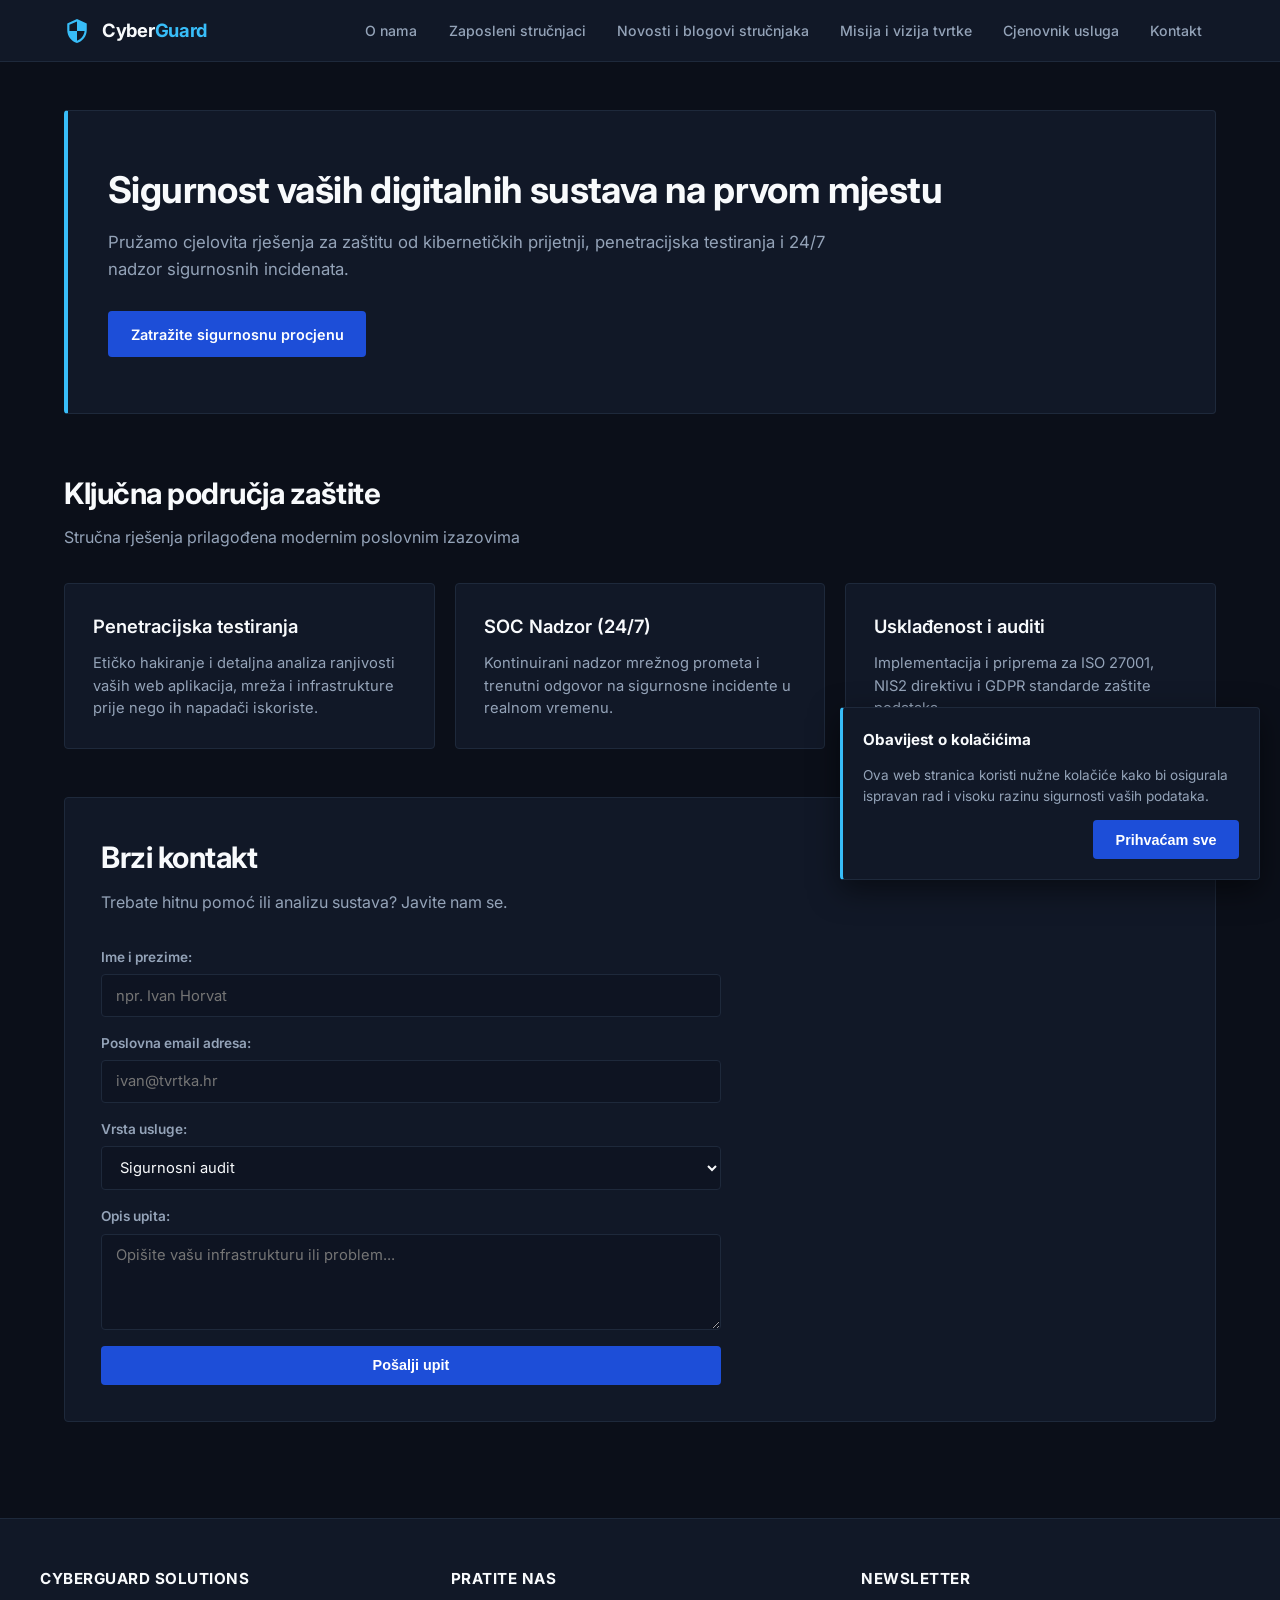
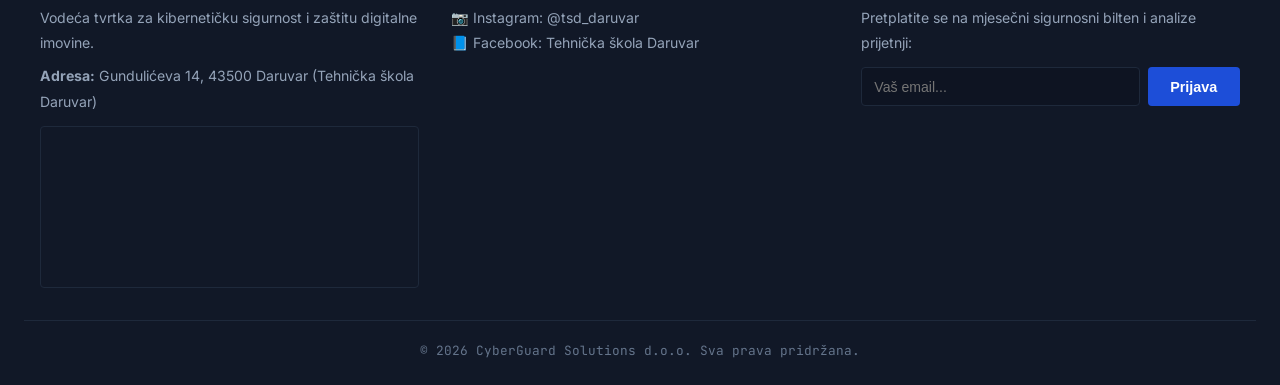
<file: index.html>
<!DOCTYPE html>
<html lang="hr">
<head>
  <meta charset="UTF-8">
  <meta name="viewport" content="width=device-width, initial-scale=1.0">
  <title>CyberGuard Solutions | Informacijska Sigurnost</title>
  <link rel="stylesheet" href="css/style.css">
</head>
<body>

  <!-- Zaglavlje s logotipom i navigacijom -->
  <header>
    <div class="header-container">
      <a href="index.html" class="logo-link">
        <svg viewBox="0 0 24 24">
          <path d="M12 1L3 5v6c0 5.55 3.84 10.74 9 12 5.16-1.26 9-6.45 9-12V5l-9-4zm0 10.99h7c-.53 4.12-3.28 7.79-7 8.94V12H5V6.3l7-3.11v8.8z"/>
        </svg>
        <span>Cyber<span class="logo-highlight">Guard</span></span>
      </a>
      <nav>
        <ul>
          <li><a href="o-nama.html">O nama</a></li>
          <li><a href="strucnjaci.html">Zaposleni stručnjaci</a></li>
          <li><a href="novosti.html">Novosti i blogovi stručnjaka</a></li>
          <li><a href="misija-vizija.html">Misija i vizija tvrtke</a></li>
          <li><a href="cjenik.html">Cjenovnik usluga</a></li>
          <li><a href="kontakt.html">Kontakt</a></li>
        </ul>
      </nav>
    </div>
  </header>

  <main>
    <!-- Hero sekcija -->
    <section class="hero">
      <h1>Sigurnost vaših digitalnih sustava na prvom mjestu</h1>
      <p>Pružamo cjelovita rješenja za zaštitu od kibernetičkih prijetnji, penetracijska testiranja i 24/7 nadzor sigurnosnih incidenata.</p>
      <a href="kontakt.html" class="btn">Zatražite sigurnosnu procjenu</a>
    </section>

    <!-- Sažetak ključnih područja -->
    <h2 class="section-title">Ključna područja zaštite</h2>
    <p class="section-subtitle">Stručna rješenja prilagođena modernim poslovnim izazovima</p>

    <div class="grid-container">
      <div class="card">
        <h3>Penetracijska testiranja</h3>
        <p>Etičko hakiranje i detaljna analiza ranjivosti vaših web aplikacija, mreža i infrastrukture prije nego ih napadači iskoriste.</p>
      </div>
      <div class="card">
        <h3>SOC Nadzor (24/7)</h3>
        <p>Kontinuirani nadzor mrežnog prometa i trenutni odgovor na sigurnosne incidente u realnom vremenu.</p>
      </div>
      <div class="card">
        <h3>Usklađenost i auditi</h3>
        <p>Implementacija i priprema za ISO 27001, NIS2 direktivu i GDPR standarde zaštite podataka.</p>
      </div>
    </div>

    <!-- Funkcionalna kontakt forma prije podnožja -->
    <section class="form-section">
      <h2 class="section-title">Brzi kontakt</h2>
      <p class="section-subtitle">Trebate hitnu pomoć ili analizu sustava? Javite nam se.</p>
      <form class="contact-form">
        <div class="form-group">
          <label for="name">Ime i prezime:</label>
          <input type="text" id="name" name="name" required placeholder="npr. Ivan Horvat">
        </div>
        <div class="form-group">
          <label for="email">Poslovna email adresa:</label>
          <input type="email" id="email" name="email" required placeholder="ivan@tvrtka.hr">
        </div>
        <div class="form-group">
          <label for="service">Vrsta usluge:</label>
          <select id="service" name="service">
            <option value="audit">Sigurnosni audit</option>
            <option value="pentest">Penetracijsko testiranje</option>
            <option value="soc">24/7 Nadzor</option>
            <option value="drugo">Ostali upiti</option>
          </select>
        </div>
        <div class="form-group">
          <label for="message">Opis upita:</label>
          <textarea id="message" name="message" rows="4" required placeholder="Opišite vašu infrastrukturu ili problem..."></textarea>
        </div>
        <button type="submit" class="btn">Pošalji upit</button>
      </form>
    </section>
  </main>

  <!-- Podnožje -->
    <!-- Podnožje -->
  <footer>
    <div class="footer-container">
      <div class="footer-col">
        <h4>CyberGuard Solutions</h4>
        <p>Vodeća tvrtka za kibernetičku sigurnost i zaštitu digitalne imovine.</p>
        <p style="margin-top: 0.5rem;">
          <strong>Adresa:</strong> Gundulićeva 14, 43500 Daruvar (Tehnička škola Daruvar)
        </p>
        <div class="footer-map-container">
          <iframe src="https://www.google.com/maps/embed?pb=!1m18!1m12!1m3!1d2791.671725464257!2d17.21841251270514!3d45.597143570955886!2m3!1f0!2f0!3f0!3m2!1i1024!2i768!4f13.1!3m3!1m2!1s0x476798b3c16f69d3%3A0x9ad0d9698a09a02!2sTehni%C4%8Dka%20%C5%A1kola%20Daruvar!5e0!3m2!1shr!2shr!4v1789415130025!5m2!1shr!2shr" style="border:0;" allowfullscreen="" loading="lazy" referrerpolicy="strict-origin-when-cross-origin"></iframe>
        </div>
      </div>

      <div class="footer-col">
        <h4>Pratite nas</h4>
        <p>
          <a href="https://www.instagram.com/tsd_daruvar/" target="_blank" rel="noopener noreferrer">
            📷 Instagram: @tsd_daruvar
          </a>
        </p>
        <p>
          <a href="https://www.facebook.com/tsdaruvar/" target="_blank" rel="noopener noreferrer">
            📘 Facebook: Tehnička škola Daruvar
          </a>
        </p>
      </div>

      <div class="footer-col">
        <h4>Newsletter</h4>
        <p>Pretplatite se na mjesečni sigurnosni bilten i analize prijetnji:</p>
        <form action="https://formspree.io/f/mnpqeynq" class="newsletter-form">
          <input type="email" placeholder="Vaš email..." required>
          <button type="submit" class="btn">Prijava</button>
        </form>
      </div>
    </div>
    <div class="footer-bottom">
      <p>&copy; 2026 CyberGuard Solutions d.o.o. Sva prava pridržana.</p>
    </div>
  </footer>


  <!-- Obvezni kolačići -->
  <aside id="cookie-banner" class="cookie-banner">
    <h4>Obavijest o kolačićima</h4>
    <p>Ova web stranica koristi nužne kolačiće kako bi osigurala ispravan rad i visoku razinu sigurnosti vaših podataka.</p>
    <div class="cookie-actions">
      <button id="accept-cookies" class="btn">Prihvaćam sve</button>
    </div>
  </aside>

  <script src="js/script.js"></script>
</body>
</html>
</file>
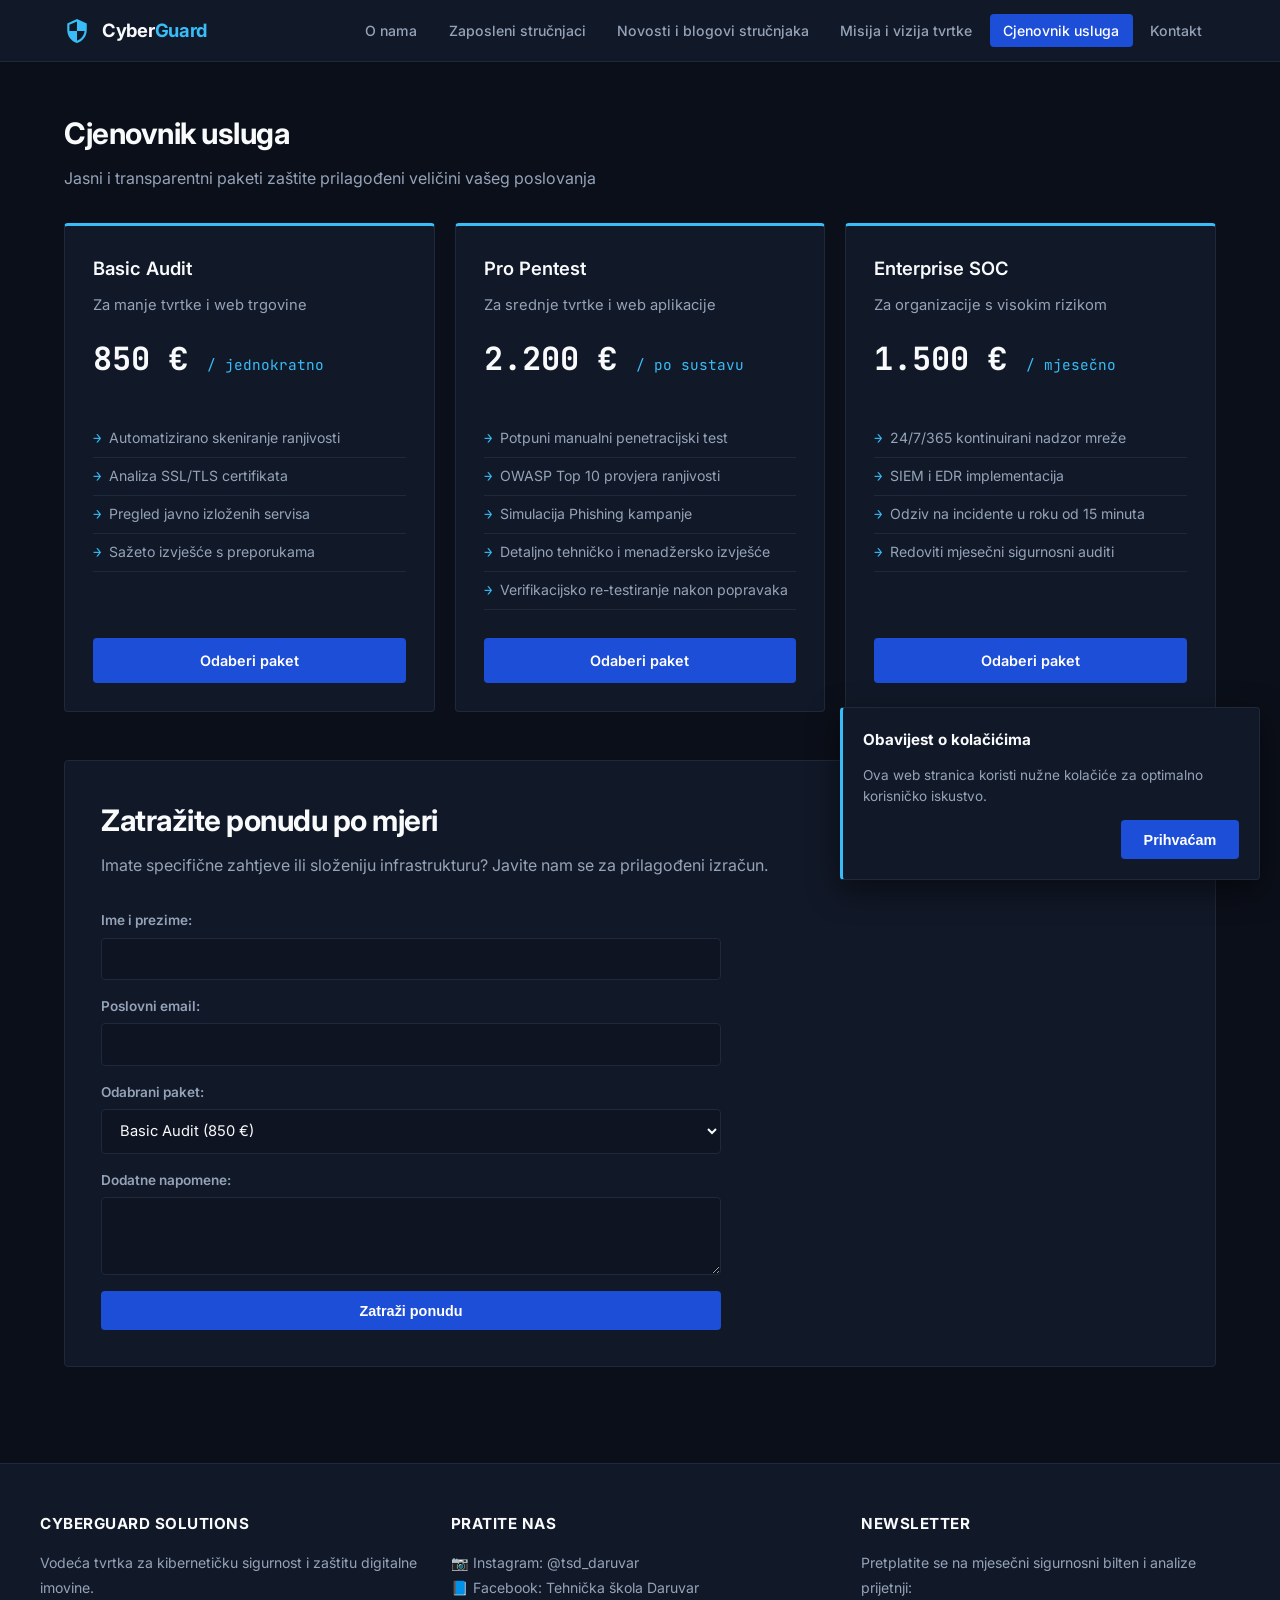
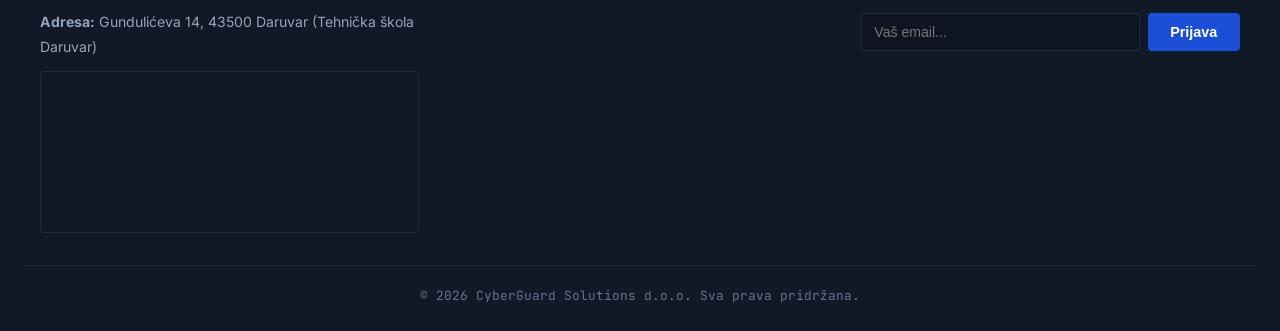
<file: cjenik.html>
<!DOCTYPE html>
<html lang="hr">
<head>
  <meta charset="UTF-8">
  <meta name="viewport" content="width=device-width, initial-scale=1.0">
  <title>Cjenovnik usluga | CyberGuard Solutions</title>
  <link rel="stylesheet" href="css/style.css">
</head>
<body>

  <header>
    <div class="header-container">
      <a href="index.html" class="logo-link">
        <svg viewBox="0 0 24 24"><path d="M12 1L3 5v6c0 5.55 3.84 10.74 9 12 5.16-1.26 9-6.45 9-12V5l-9-4zm0 10.99h7c-.53 4.12-3.28 7.79-7 8.94V12H5V6.3l7-3.11v8.8z"/></svg>
        <span>Cyber<span class="logo-highlight">Guard</span></span>
      </a>
      <nav>
        <ul>
          <li><a href="o-nama.html">O nama</a></li>
          <li><a href="strucnjaci.html">Zaposleni stručnjaci</a></li>
          <li><a href="novosti.html">Novosti i blogovi stručnjaka</a></li>
          <li><a href="misija-vizija.html">Misija i vizija tvrtke</a></li>
          <li><a href="cjenik.html" class="active">Cjenovnik usluga</a></li>
          <li><a href="kontakt.html">Kontakt</a></li>
        </ul>
      </nav>
    </div>
  </header>

  <main>
    <h1 class="section-title">Cjenovnik usluga</h1>
    <p class="section-subtitle">Jasni i transparentni paketi zaštite prilagođeni veličini vašeg poslovanja</p>

    <div class="grid-container">
      <!-- Paket 1 -->
      <div class="card price-card">
        <h3>Basic Audit</h3>
        <p>Za manje tvrtke i web trgovine</p>
        <div class="price-tag">850 € <small style="font-size: 0.9rem; font-weight: normal;">/ jednokratno</small></div>
        <ul>
          <li>Automatizirano skeniranje ranjivosti</li>
          <li>Analiza SSL/TLS certifikata</li>
          <li>Pregled javno izloženih servisa</li>
          <li>Sažeto izvješće s preporukama</li>
        </ul>
        <a href="kontakt.html" class="btn">Odaberi paket</a>
      </div>

      <!-- Paket 2 -->
      <div class="card price-card">
        <h3>Pro Pentest</h3>
        <p>Za srednje tvrtke i web aplikacije</p>
        <div class="price-tag">2.200 € <small style="font-size: 0.9rem; font-weight: normal;">/ po sustavu</small></div>
        <ul>
          <li>Potpuni manualni penetracijski test</li>
          <li>OWASP Top 10 provjera ranjivosti</li>
          <li>Simulacija Phishing kampanje</li>
          <li>Detaljno tehničko i menadžersko izvješće</li>
          <li>Verifikacijsko re-testiranje nakon popravaka</li>
        </ul>
        <a href="kontakt.html" class="btn">Odaberi paket</a>
      </div>

      <!-- Paket 3 -->
      <div class="card price-card">
        <h3>Enterprise SOC</h3>
        <p>Za organizacije s visokim rizikom</p>
        <div class="price-tag">1.500 € <small style="font-size: 0.9rem; font-weight: normal;">/ mjesečno</small></div>
        <ul>
          <li>24/7/365 kontinuirani nadzor mreže</li>
          <li>SIEM i EDR implementacija</li>
          <li>Odziv na incidente u roku od 15 minuta</li>
          <li>Redoviti mjesečni sigurnosni auditi</li>
        </ul>
        <a href="kontakt.html" class="btn">Odaberi paket</a>
      </div>
    </div>

    <!-- Kontakt forma prije podnožja -->
    <section class="form-section">
      <h2 class="section-title">Zatražite ponudu po mjeri</h2>
      <p class="section-subtitle">Imate specifične zahtjeve ili složeniju infrastrukturu? Javite nam se za prilagođeni izračun.</p>
      <form class="contact-form">
        <div class="form-group">
          <label for="name">Ime i prezime:</label>
          <input type="text" id="name" required>
        </div>
        <div class="form-group">
          <label for="email">Poslovni email:</label>
          <input type="email" id="email" required>
        </div>
        <div class="form-group">
          <label for="package">Odabrani paket:</label>
          <select id="package">
            <option value="basic">Basic Audit (850 €)</option>
            <option value="pro">Pro Pentest (2.200 €)</option>
            <option value="enterprise">Enterprise SOC (1.500 €/mj)</option>
            <option value="custom">Prilagođeni paket</option>
          </select>
        </div>
        <div class="form-group">
          <label for="message">Dodatne napomene:</label>
          <textarea id="message" rows="3"></textarea>
        </div>
        <button type="submit" class="btn">Zatraži ponudu</button>
      </form>
    </section>
  </main>

    <!-- Podnožje -->
  <footer>
    <div class="footer-container">
      <div class="footer-col">
        <h4>CyberGuard Solutions</h4>
        <p>Vodeća tvrtka za kibernetičku sigurnost i zaštitu digitalne imovine.</p>
        <p style="margin-top: 0.5rem;">
          <strong>Adresa:</strong> Gundulićeva 14, 43500 Daruvar (Tehnička škola Daruvar)
        </p>
        <div class="footer-map-container">
          <iframe src="https://www.google.com/maps/embed?pb=!1m18!1m12!1m3!1d2791.671725464257!2d17.21841251270514!3d45.597143570955886!2m3!1f0!2f0!3f0!3m2!1i1024!2i768!4f13.1!3m3!1m2!1s0x476798b3c16f69d3%3A0x9ad0d9698a09a02!2sTehni%C4%8Dka%20%C5%A1kola%20Daruvar!5e0!3m2!1shr!2shr!4v1789415130025!5m2!1shr!2shr" style="border:0;" allowfullscreen="" loading="lazy" referrerpolicy="strict-origin-when-cross-origin"></iframe>
        </div>
      </div>

      <div class="footer-col">
        <h4>Pratite nas</h4>
        <p>
          <a href="https://www.instagram.com/tsd_daruvar/" target="_blank" rel="noopener noreferrer">
            📷 Instagram: @tsd_daruvar
          </a>
        </p>
        <p>
          <a href="https://www.facebook.com/tsdaruvar/" target="_blank" rel="noopener noreferrer">
            📘 Facebook: Tehnička škola Daruvar
          </a>
        </p>
      </div>

      <div class="footer-col">
        <h4>Newsletter</h4>
        <p>Pretplatite se na mjesečni sigurnosni bilten i analize prijetnji:</p>
        <form class="newsletter-form">
          <input type="email" placeholder="Vaš email..." required>
          <button type="submit" class="btn">Prijava</button>
        </form>
      </div>
    </div>
    <div class="footer-bottom">
      <p>&copy; 2026 CyberGuard Solutions d.o.o. Sva prava pridržana.</p>
    </div>
  </footer>


  <aside id="cookie-banner" class="cookie-banner">
    <h4>Obavijest o kolačićima</h4>
    <p>Ova web stranica koristi nužne kolačiće za optimalno korisničko iskustvo.</p>
    <div class="cookie-actions">
      <button id="accept-cookies" class="btn">Prihvaćam</button>
    </div>
  </aside>

  <script src="js/script.js"></script>
</body>
</html>
</file>
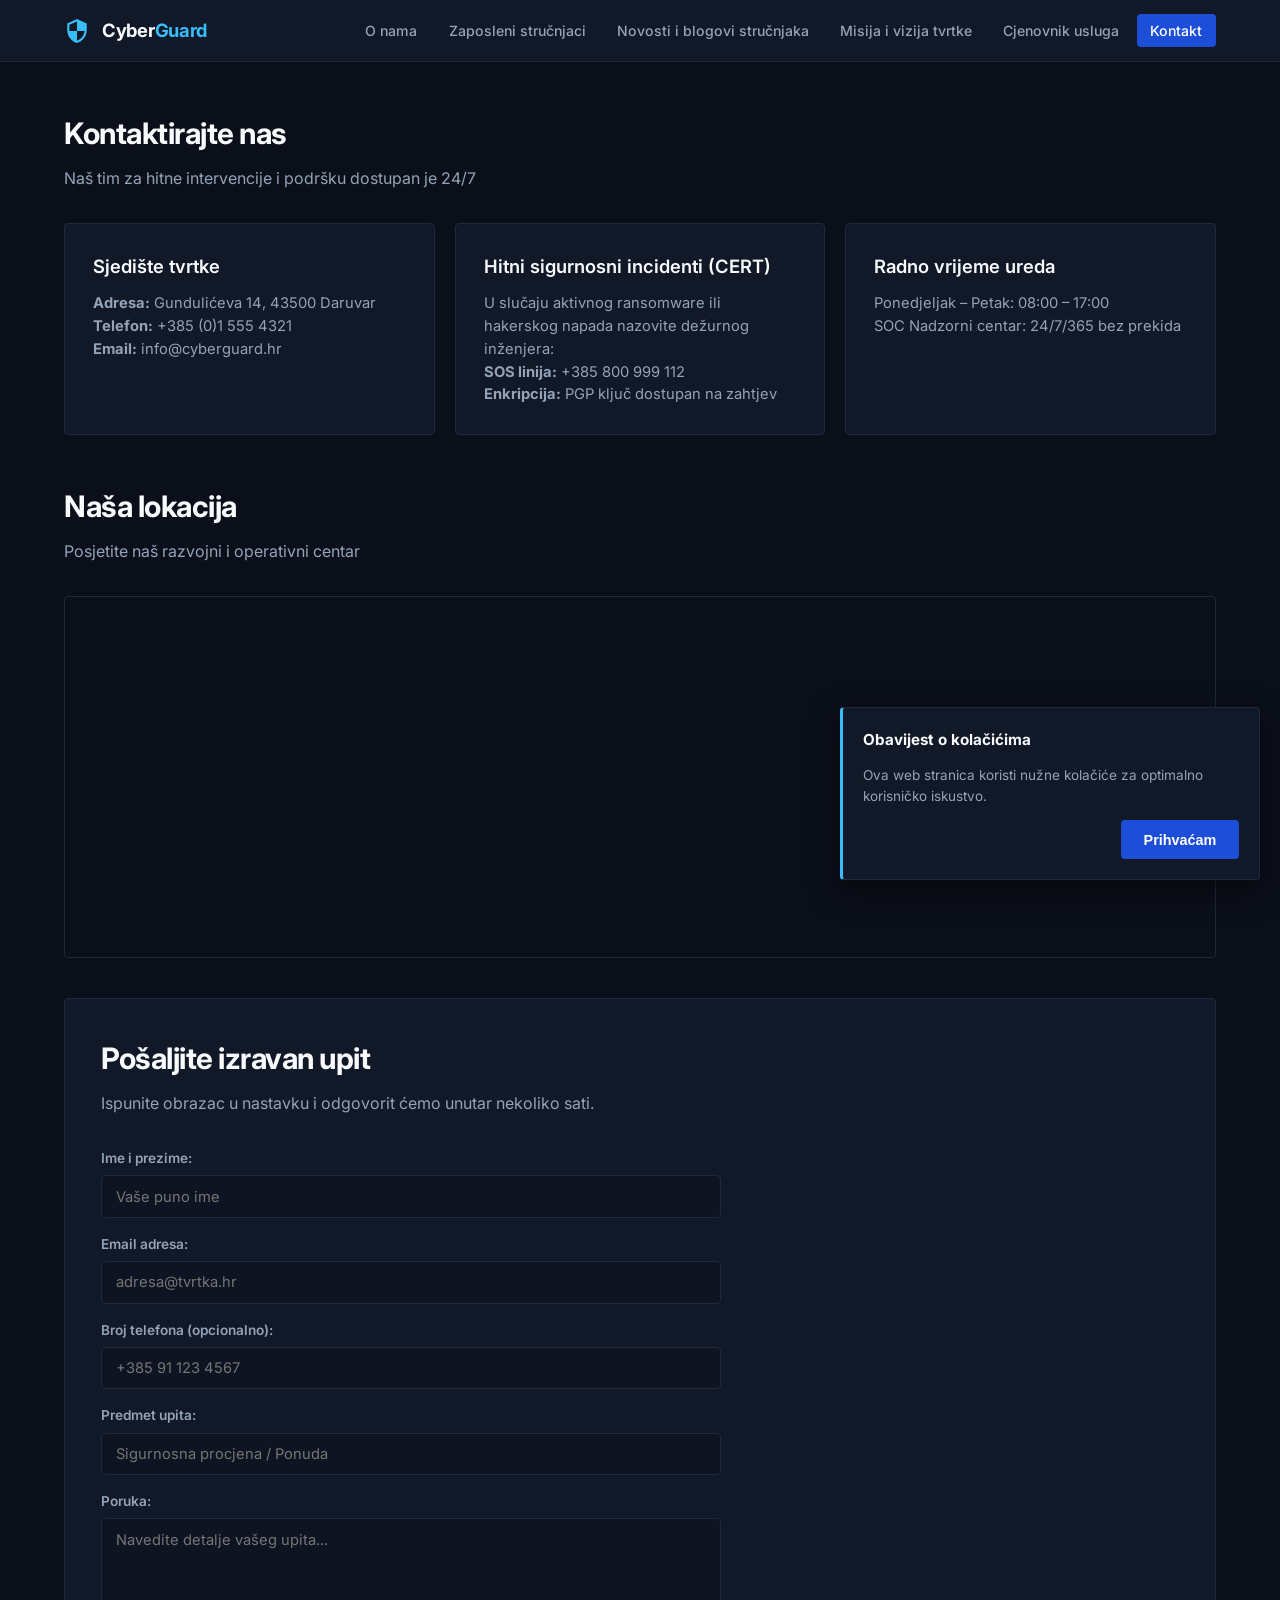
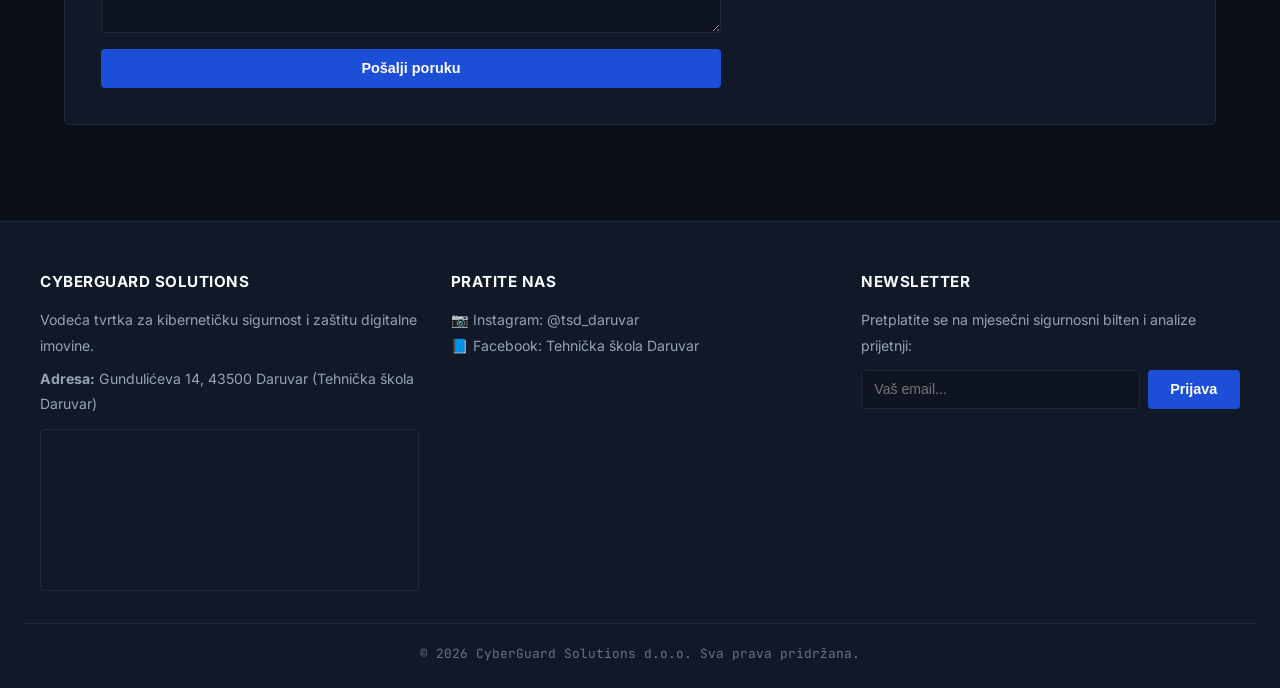
<file: kontakt.html>
<!DOCTYPE html>
<html lang="hr">
<head>
  <meta charset="UTF-8">
  <meta name="viewport" content="width=device-width, initial-scale=1.0">
  <title>Kontakt | CyberGuard Solutions</title>
  <link rel="stylesheet" href="css/style.css">
</head>
<body>

  <header>
    <div class="header-container">
      <a href="index.html" class="logo-link">
        <svg viewBox="0 0 24 24"><path d="M12 1L3 5v6c0 5.55 3.84 10.74 9 12 5.16-1.26 9-6.45 9-12V5l-9-4zm0 10.99h7c-.53 4.12-3.28 7.79-7 8.94V12H5V6.3l7-3.11v8.8z"/></svg>
        <span>Cyber<span class="logo-highlight">Guard</span></span>
      </a>
      <nav>
        <ul>
          <li><a href="o-nama.html">O nama</a></li>
          <li><a href="strucnjaci.html">Zaposleni stručnjaci</a></li>
          <li><a href="novosti.html">Novosti i blogovi stručnjaka</a></li>
          <li><a href="misija-vizija.html">Misija i vizija tvrtke</a></li>
          <li><a href="cjenik.html">Cjenovnik usluga</a></li>
          <li><a href="kontakt.html" class="active">Kontakt</a></li>
        </ul>
      </nav>
    </div>
  </header>

  <main>
    <h1 class="section-title">Kontaktirajte nas</h1>
    <p class="section-subtitle">Naš tim za hitne intervencije i podršku dostupan je 24/7</p>

    <div class="grid-container">
      <div class="card">
        <h3>Sjedište tvrtke</h3>
        <p><strong>Adresa:</strong> Gundulićeva 14, 43500 Daruvar</p>
        <p><strong>Telefon:</strong> +385 (0)1 555 4321</p>
        <p><strong>Email:</strong> info@cyberguard.hr</p>
      </div>

      <div class="card">
        <h3>Hitni sigurnosni incidenti (CERT)</h3>
        <p>U slučaju aktivnog ransomware ili hakerskog napada nazovite dežurnog inženjera:</p>
        <p><strong>SOS linija:</strong> +385 800 999 112</p>
        <p><strong>Enkripcija:</strong> PGP ključ dostupan na zahtjev</p>
      </div>

      <div class="card">
        <h3>Radno vrijeme ureda</h3>
        <p>Ponedjeljak – Petak: 08:00 – 17:00</p>
        <p>SOC Nadzorni centar: 24/7/365 bez prekida</p>
      </div>
    </div>

        <!-- Karta lokacije na stranici za kontakt -->
    <section style="margin-bottom: 2.5rem;">
      <h2 class="section-title">Naša lokacija</h2>
      <p class="section-subtitle">Posjetite naš razvojni i operativni centar</p>
      <div class="map-container">
        <iframe src="https://www.google.com/maps/embed?pb=!1m18!1m12!1m3!1d2791.671725464257!2d17.21841251270514!3d45.597143570955886!2m3!1f0!2f0!3f0!3m2!1i1024!2i768!4f13.1!3m3!1m2!1s0x476798b3c16f69d3%3A0x9ad0d9698a09a02!2sTehni%C4%8Dka%20%C5%A1kola%20Daruvar!5e0!3m2!1shr!2shr!4v1789415130025!5m2!1shr!2shr" style="border:0;" allowfullscreen="" loading="lazy" referrerpolicy="strict-origin-when-cross-origin"></iframe>
      </div>
    </section>


    <!-- Funkcionalna forma za kontakt -->
    <section class="form-section">
      <h2 class="section-title">Pošaljite izravan upit</h2>
      <p class="section-subtitle">Ispunite obrazac u nastavku i odgovorit ćemo unutar nekoliko sati.</p>
      <form class="contact-form">
        <div class="form-group">
          <label for="contact-name">Ime i prezime:</label>
          <input type="text" id="contact-name" name="name" required placeholder="Vaše puno ime">
        </div>
        <div class="form-group">
          <label for="contact-email">Email adresa:</label>
          <input type="email" id="contact-email" name="email" required placeholder="adresa@tvrtka.hr">
        </div>
        <div class="form-group">
          <label for="contact-phone">Broj telefona (opcionalno):</label>
          <input type="tel" id="contact-phone" name="phone" placeholder="+385 91 123 4567">
        </div>
        <div class="form-group">
          <label for="contact-subject">Predmet upita:</label>
          <input type="text" id="contact-subject" name="subject" required placeholder="Sigurnosna procjena / Ponuda">
        </div>
        <div class="form-group">
          <label for="contact-message">Poruka:</label>
          <textarea id="contact-message" name="message" rows="5" required placeholder="Navedite detalje vašeg upita..."></textarea>
        </div>
        <button type="submit" class="btn">Pošalji poruku</button>
      </form>
    </section>
  </main>

    <!-- Podnožje -->
  <footer>
    <div class="footer-container">
      <div class="footer-col">
        <h4>CyberGuard Solutions</h4>
        <p>Vodeća tvrtka za kibernetičku sigurnost i zaštitu digitalne imovine.</p>
        <p style="margin-top: 0.5rem;">
          <strong>Adresa:</strong> Gundulićeva 14, 43500 Daruvar (Tehnička škola Daruvar)
        </p>
        <div class="footer-map-container">
          <iframe src="https://www.google.com/maps/embed?pb=!1m18!1m12!1m3!1d2791.671725464257!2d17.21841251270514!3d45.597143570955886!2m3!1f0!2f0!3f0!3m2!1i1024!2i768!4f13.1!3m3!1m2!1s0x476798b3c16f69d3%3A0x9ad0d9698a09a02!2sTehni%C4%8Dka%20%C5%A1kola%20Daruvar!5e0!3m2!1shr!2shr!4v1789415130025!5m2!1shr!2shr" style="border:0;" allowfullscreen="" loading="lazy" referrerpolicy="strict-origin-when-cross-origin"></iframe>
        </div>
      </div>

      <div class="footer-col">
        <h4>Pratite nas</h4>
        <p>
          <a href="https://www.instagram.com/tsd_daruvar/" target="_blank" rel="noopener noreferrer">
            📷 Instagram: @tsd_daruvar
          </a>
        </p>
        <p>
          <a href="https://www.facebook.com/tsdaruvar/" target="_blank" rel="noopener noreferrer">
            📘 Facebook: Tehnička škola Daruvar
          </a>
        </p>
      </div>

      <div class="footer-col">
        <h4>Newsletter</h4>
        <p>Pretplatite se na mjesečni sigurnosni bilten i analize prijetnji:</p>
        <form class="newsletter-form">
          <input type="email" placeholder="Vaš email..." required>
          <button type="submit" class="btn">Prijava</button>
        </form>
      </div>
    </div>
    <div class="footer-bottom">
      <p>&copy; 2026 CyberGuard Solutions d.o.o. Sva prava pridržana.</p>
    </div>
  </footer>


  <aside id="cookie-banner" class="cookie-banner">
    <h4>Obavijest o kolačićima</h4>
    <p>Ova web stranica koristi nužne kolačiće za optimalno korisničko iskustvo.</p>
    <div class="cookie-actions">
      <button id="accept-cookies" class="btn">Prihvaćam</button>
    </div>
  </aside>

  <script src="js/script.js"></script>
</body>
</html>
</file>
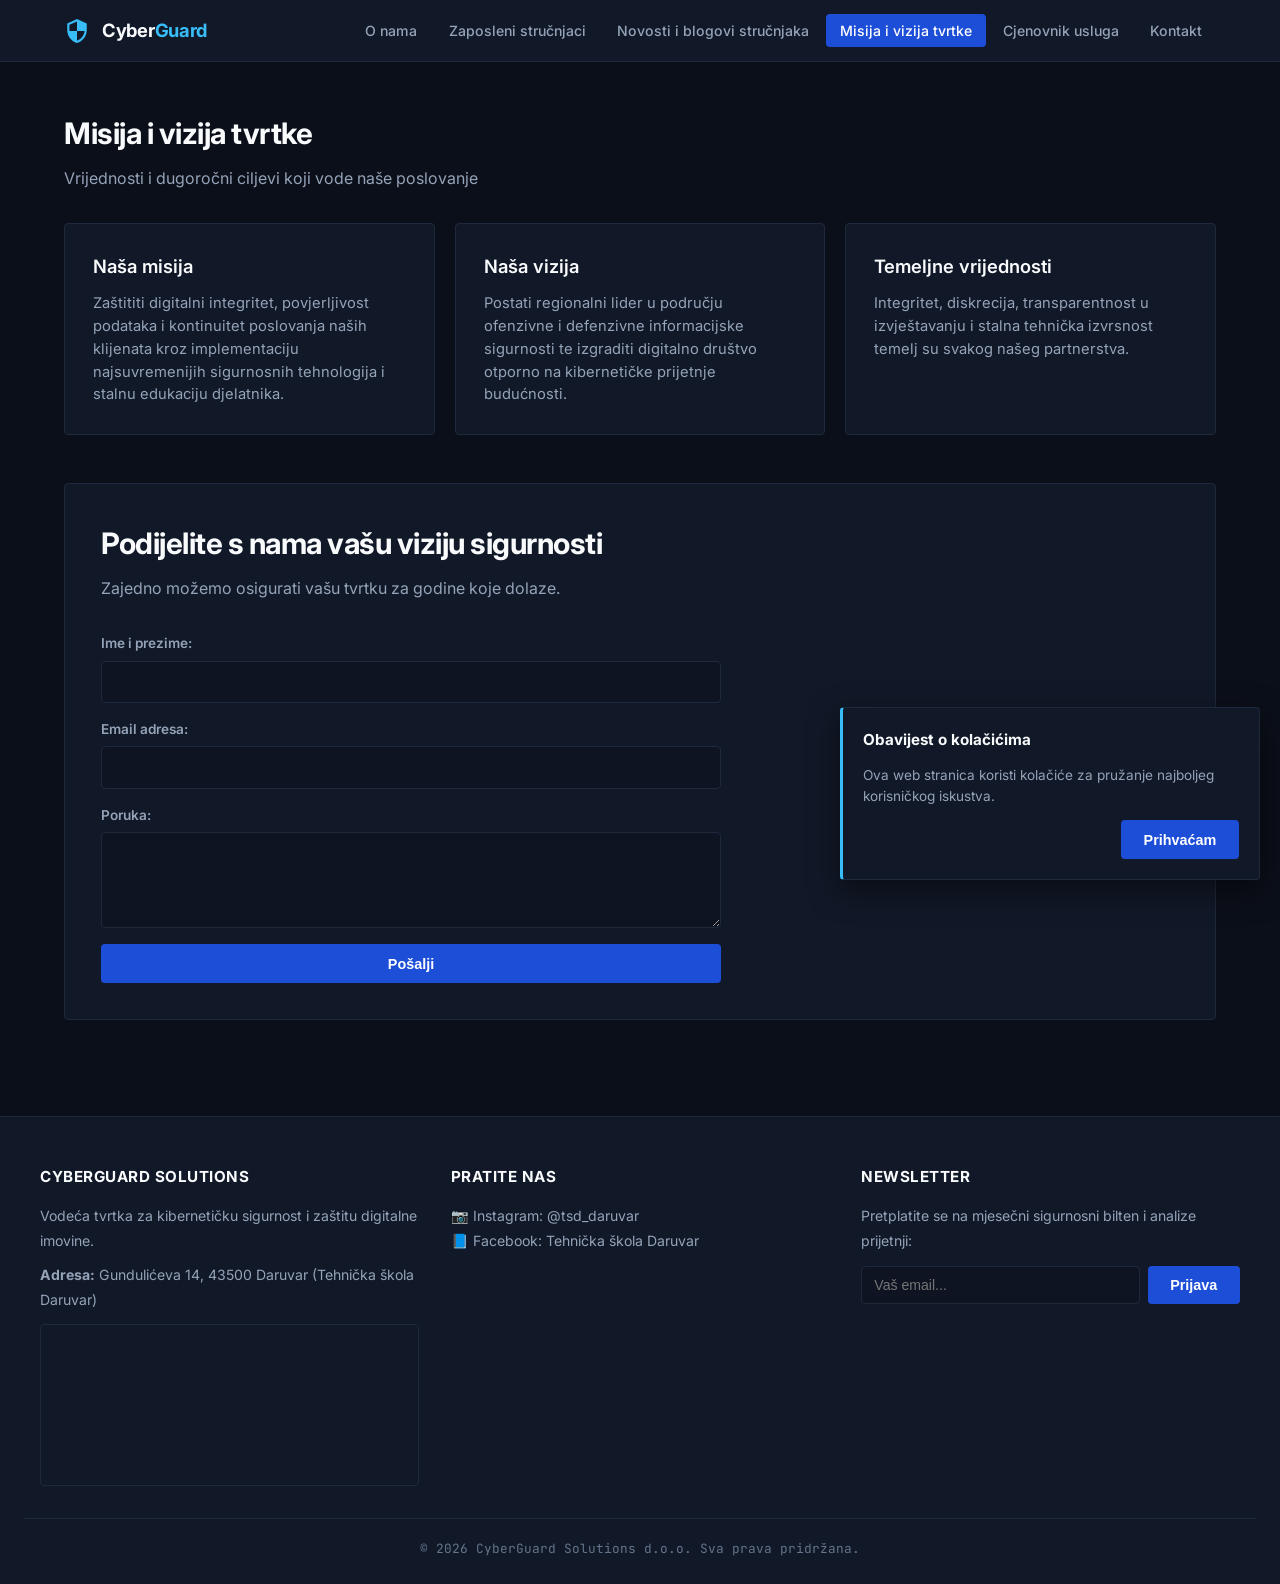
<file: misija-vizija.html>
<!DOCTYPE html>
<html lang="hr">
<head>
  <meta charset="UTF-8">
  <meta name="viewport" content="width=device-width, initial-scale=1.0">
  <title>Misija i vizija | CyberGuard Solutions</title>
  <link rel="stylesheet" href="css/style.css">
</head>
<body>

  <header>
    <div class="header-container">
      <a href="index.html" class="logo-link">
        <svg viewBox="0 0 24 24"><path d="M12 1L3 5v6c0 5.55 3.84 10.74 9 12 5.16-1.26 9-6.45 9-12V5l-9-4zm0 10.99h7c-.53 4.12-3.28 7.79-7 8.94V12H5V6.3l7-3.11v8.8z"/></svg>
        <span>Cyber<span class="logo-highlight">Guard</span></span>
      </a>
      <nav>
        <ul>
          <li><a href="o-nama.html">O nama</a></li>
          <li><a href="strucnjaci.html">Zaposleni stručnjaci</a></li>
          <li><a href="novosti.html">Novosti i blogovi stručnjaka</a></li>
          <li><a href="misija-vizija.html" class="active">Misija i vizija tvrtke</a></li>
          <li><a href="cjenik.html">Cjenovnik usluga</a></li>
          <li><a href="kontakt.html">Kontakt</a></li>
        </ul>
      </nav>
    </div>
  </header>

  <main>
    <h1 class="section-title">Misija i vizija tvrtke</h1>
    <p class="section-subtitle">Vrijednosti i dugoročni ciljevi koji vode naše poslovanje</p>

    <div class="grid-container">
      <div class="card">
        <h3>Naša misija</h3>
        <p>Zaštititi digitalni integritet, povjerljivost podataka i kontinuitet poslovanja naših klijenata kroz implementaciju najsuvremenijih sigurnosnih tehnologija i stalnu edukaciju djelatnika.</p>
      </div>

      <div class="card">
        <h3>Naša vizija</h3>
        <p>Postati regionalni lider u području ofenzivne i defenzivne informacijske sigurnosti te izgraditi digitalno društvo otporno na kibernetičke prijetnje budućnosti.</p>
      </div>

      <div class="card">
        <h3>Temeljne vrijednosti</h3>
        <p>Integritet, diskrecija, transparentnost u izvještavanju i stalna tehnička izvrsnost temelj su svakog našeg partnerstva.</p>
      </div>
    </div>

    <!-- Kontakt forma prije podnožja -->
    <section class="form-section">
      <h2 class="section-title">Podijelite s nama vašu viziju sigurnosti</h2>
      <p class="section-subtitle">Zajedno možemo osigurati vašu tvrtku za godine koje dolaze.</p>
      <form class="contact-form">
        <div class="form-group">
          <label for="name">Ime i prezime:</label>
          <input type="text" id="name" required>
        </div>
        <div class="form-group">
          <label for="email">Email adresa:</label>
          <input type="email" id="email" required>
        </div>
        <div class="form-group">
          <label for="message">Poruka:</label>
          <textarea id="message" rows="4" required></textarea>
        </div>
        <button type="submit" class="btn">Pošalji</button>
      </form>
    </section>
  </main>

    <!-- Podnožje -->
  <footer>
    <div class="footer-container">
      <div class="footer-col">
        <h4>CyberGuard Solutions</h4>
        <p>Vodeća tvrtka za kibernetičku sigurnost i zaštitu digitalne imovine.</p>
        <p style="margin-top: 0.5rem;">
          <strong>Adresa:</strong> Gundulićeva 14, 43500 Daruvar (Tehnička škola Daruvar)
        </p>
        <div class="footer-map-container">
          <iframe src="https://www.google.com/maps/embed?pb=!1m18!1m12!1m3!1d2791.671725464257!2d17.21841251270514!3d45.597143570955886!2m3!1f0!2f0!3f0!3m2!1i1024!2i768!4f13.1!3m3!1m2!1s0x476798b3c16f69d3%3A0x9ad0d9698a09a02!2sTehni%C4%8Dka%20%C5%A1kola%20Daruvar!5e0!3m2!1shr!2shr!4v1789415130025!5m2!1shr!2shr" style="border:0;" allowfullscreen="" loading="lazy" referrerpolicy="strict-origin-when-cross-origin"></iframe>
        </div>
      </div>

      <div class="footer-col">
        <h4>Pratite nas</h4>
        <p>
          <a href="https://www.instagram.com/tsd_daruvar/" target="_blank" rel="noopener noreferrer">
            📷 Instagram: @tsd_daruvar
          </a>
        </p>
        <p>
          <a href="https://www.facebook.com/tsdaruvar/" target="_blank" rel="noopener noreferrer">
            📘 Facebook: Tehnička škola Daruvar
          </a>
        </p>
      </div>

      <div class="footer-col">
        <h4>Newsletter</h4>
        <p>Pretplatite se na mjesečni sigurnosni bilten i analize prijetnji:</p>
        <form class="newsletter-form">
          <input type="email" placeholder="Vaš email..." required>
          <button type="submit" class="btn">Prijava</button>
        </form>
      </div>
    </div>
    <div class="footer-bottom">
      <p>&copy; 2026 CyberGuard Solutions d.o.o. Sva prava pridržana.</p>
    </div>
  </footer>


  <aside id="cookie-banner" class="cookie-banner">
    <h4>Obavijest o kolačićima</h4>
    <p>Ova web stranica koristi kolačiće za pružanje najboljeg korisničkog iskustva.</p>
    <div class="cookie-actions">
      <button id="accept-cookies" class="btn">Prihvaćam</button>
    </div>
  </aside>

  <script src="js/script.js"></script>
</body>
</html>
</file>
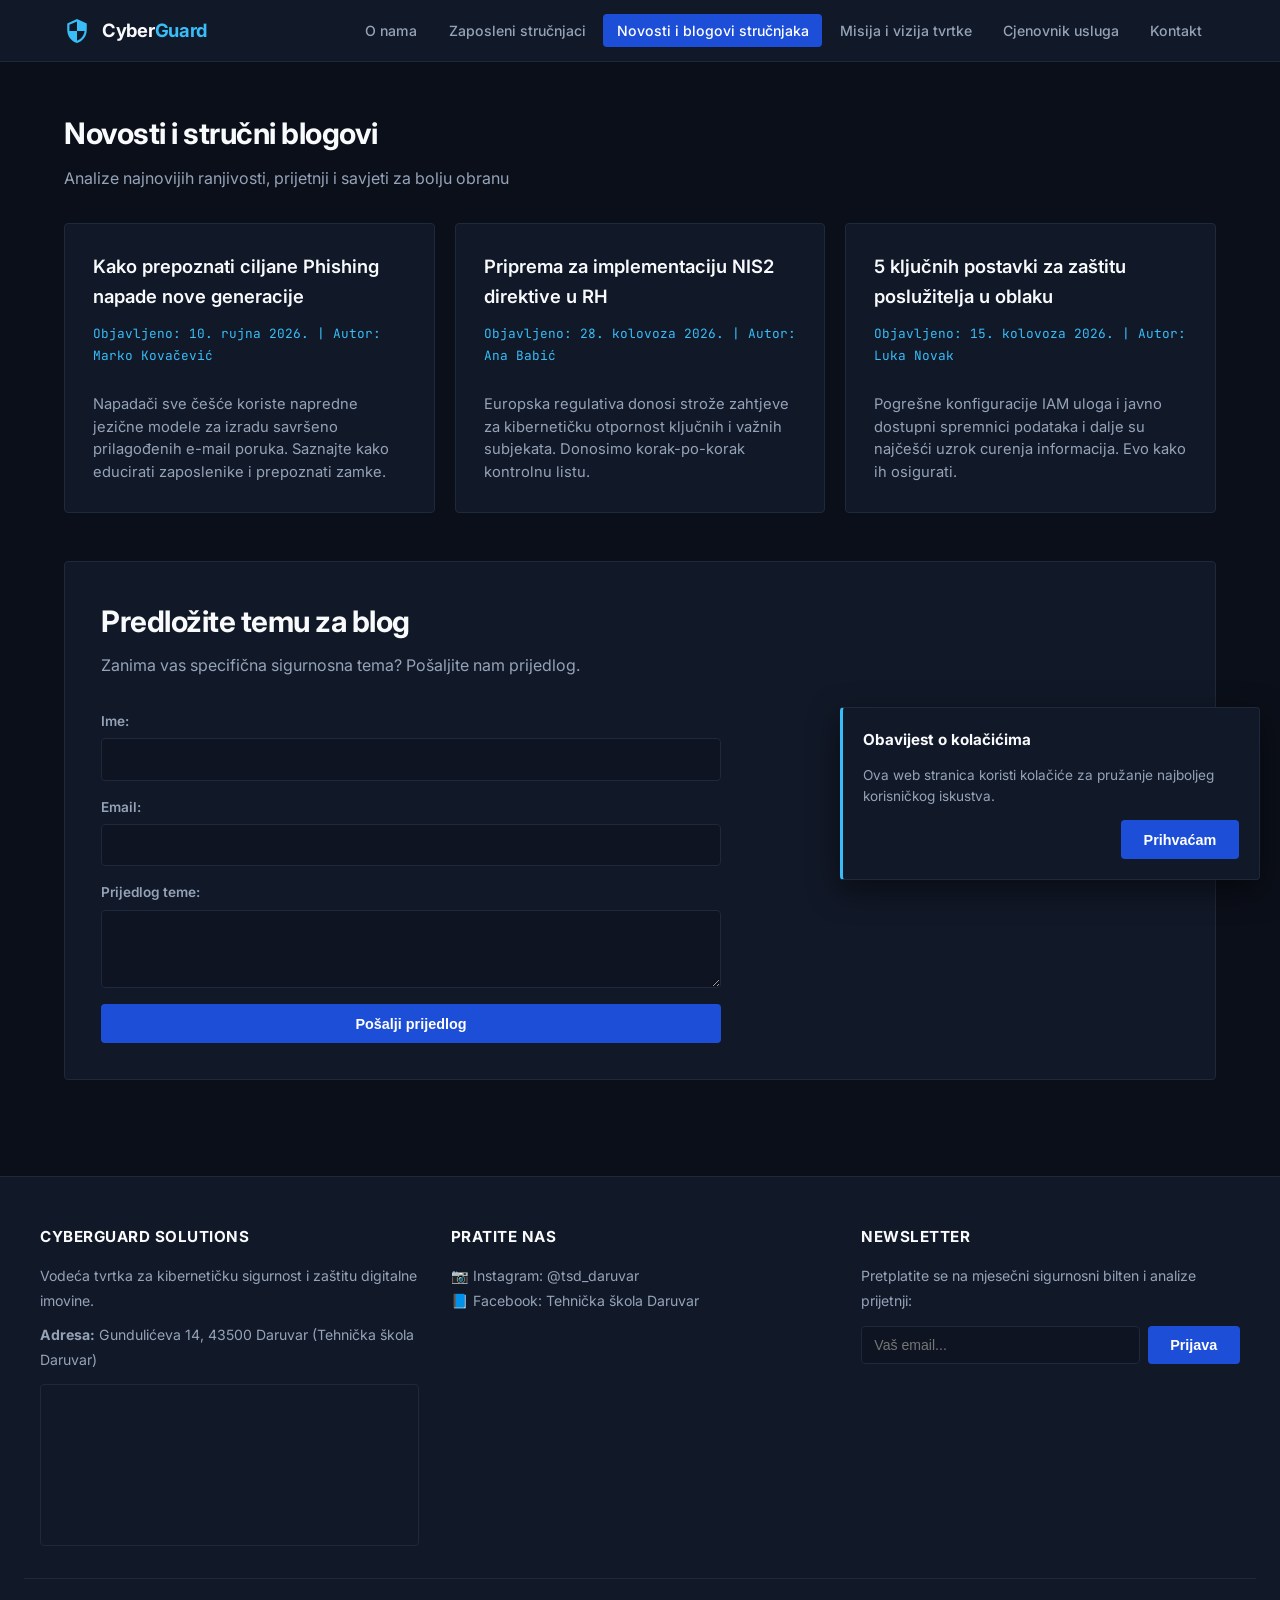
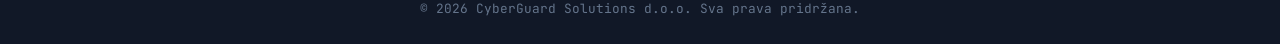
<file: novosti.html>
<!DOCTYPE html>
<html lang="hr">
<head>
  <meta charset="UTF-8">
  <meta name="viewport" content="width=device-width, initial-scale=1.0">
  <title>Novosti i blogovi | CyberGuard Solutions</title>
  <link rel="stylesheet" href="css/style.css">
</head>
<body>

  <header>
    <div class="header-container">
      <a href="index.html" class="logo-link">
        <svg viewBox="0 0 24 24"><path d="M12 1L3 5v6c0 5.55 3.84 10.74 9 12 5.16-1.26 9-6.45 9-12V5l-9-4zm0 10.99h7c-.53 4.12-3.28 7.79-7 8.94V12H5V6.3l7-3.11v8.8z"/></svg>
        <span>Cyber<span class="logo-highlight">Guard</span></span>
      </a>
      <nav>
        <ul>
          <li><a href="o-nama.html">O nama</a></li>
          <li><a href="strucnjaci.html">Zaposleni stručnjaci</a></li>
          <li><a href="novosti.html" class="active">Novosti i blogovi stručnjaka</a></li>
          <li><a href="misija-vizija.html">Misija i vizija tvrtke</a></li>
          <li><a href="cjenik.html">Cjenovnik usluga</a></li>
          <li><a href="kontakt.html">Kontakt</a></li>
        </ul>
      </nav>
    </div>
  </header>

  <main>
    <h1 class="section-title">Novosti i stručni blogovi</h1>
    <p class="section-subtitle">Analize najnovijih ranjivosti, prijetnji i savjeti za bolju obranu</p>

    <div class="grid-container">
      <article class="card">
        <h3>Kako prepoznati ciljane Phishing napade nove generacije</h3>
        <p><small style="color: var(--accent-cyan);">Objavljeno: 10. rujna 2026. | Autor: Marko Kovačević</small></p>
        <br>
        <p>Napadači sve češće koriste napredne jezične modele za izradu savršeno prilagođenih e-mail poruka. Saznajte kako educirati zaposlenike i prepoznati zamke.</p>
      </article>

      <article class="card">
        <h3>Priprema za implementaciju NIS2 direktive u RH</h3>
        <p><small style="color: var(--accent-cyan);">Objavljeno: 28. kolovoza 2026. | Autor: Ana Babić</small></p>
        <br>
        <p>Europska regulativa donosi strože zahtjeve za kibernetičku otpornost ključnih i važnih subjekata. Donosimo korak-po-korak kontrolnu listu.</p>
      </article>

      <article class="card">
        <h3>5 ključnih postavki za zaštitu poslužitelja u oblaku</h3>
        <p><small style="color: var(--accent-cyan);">Objavljeno: 15. kolovoza 2026. | Autor: Luka Novak</small></p>
        <br>
        <p>Pogrešne konfiguracije IAM uloga i javno dostupni spremnici podataka i dalje su najčešći uzrok curenja informacija. Evo kako ih osigurati.</p>
      </article>
    </div>

    <!-- Kontakt forma prije podnožja -->
    <section class="form-section">
      <h2 class="section-title">Predložite temu za blog</h2>
      <p class="section-subtitle">Zanima vas specifična sigurnosna tema? Pošaljite nam prijedlog.</p>
      <form class="contact-form">
        <div class="form-group">
          <label for="name">Ime:</label>
          <input type="text" id="name" required>
        </div>
        <div class="form-group">
          <label for="email">Email:</label>
          <input type="email" id="email" required>
        </div>
        <div class="form-group">
          <label for="message">Prijedlog teme:</label>
          <textarea id="message" rows="3" required></textarea>
        </div>
        <button type="submit" class="btn">Pošalji prijedlog</button>
      </form>
    </section>
  </main>

    <!-- Podnožje -->
  <footer>
    <div class="footer-container">
      <div class="footer-col">
        <h4>CyberGuard Solutions</h4>
        <p>Vodeća tvrtka za kibernetičku sigurnost i zaštitu digitalne imovine.</p>
        <p style="margin-top: 0.5rem;">
          <strong>Adresa:</strong> Gundulićeva 14, 43500 Daruvar (Tehnička škola Daruvar)
        </p>
        <div class="footer-map-container">
          <iframe src="https://www.google.com/maps/embed?pb=!1m18!1m12!1m3!1d2791.671725464257!2d17.21841251270514!3d45.597143570955886!2m3!1f0!2f0!3f0!3m2!1i1024!2i768!4f13.1!3m3!1m2!1s0x476798b3c16f69d3%3A0x9ad0d9698a09a02!2sTehni%C4%8Dka%20%C5%A1kola%20Daruvar!5e0!3m2!1shr!2shr!4v1789415130025!5m2!1shr!2shr" style="border:0;" allowfullscreen="" loading="lazy" referrerpolicy="strict-origin-when-cross-origin"></iframe>
        </div>
      </div>

      <div class="footer-col">
        <h4>Pratite nas</h4>
        <p>
          <a href="https://www.instagram.com/tsd_daruvar/" target="_blank" rel="noopener noreferrer">
            📷 Instagram: @tsd_daruvar
          </a>
        </p>
        <p>
          <a href="https://www.facebook.com/tsdaruvar/" target="_blank" rel="noopener noreferrer">
            📘 Facebook: Tehnička škola Daruvar
          </a>
        </p>
      </div>

      <div class="footer-col">
        <h4>Newsletter</h4>
        <p>Pretplatite se na mjesečni sigurnosni bilten i analize prijetnji:</p>
        <form class="newsletter-form">
          <input type="email" placeholder="Vaš email..." required>
          <button type="submit" class="btn">Prijava</button>
        </form>
      </div>
    </div>
    <div class="footer-bottom">
      <p>&copy; 2026 CyberGuard Solutions d.o.o. Sva prava pridržana.</p>
    </div>
  </footer>


  <aside id="cookie-banner" class="cookie-banner">
    <h4>Obavijest o kolačićima</h4>
    <p>Ova web stranica koristi kolačiće za pružanje najboljeg korisničkog iskustva.</p>
    <div class="cookie-actions">
      <button id="accept-cookies" class="btn">Prihvaćam</button>
    </div>
  </aside>

  <script src="js/script.js"></script>
</body>
</html>
</file>
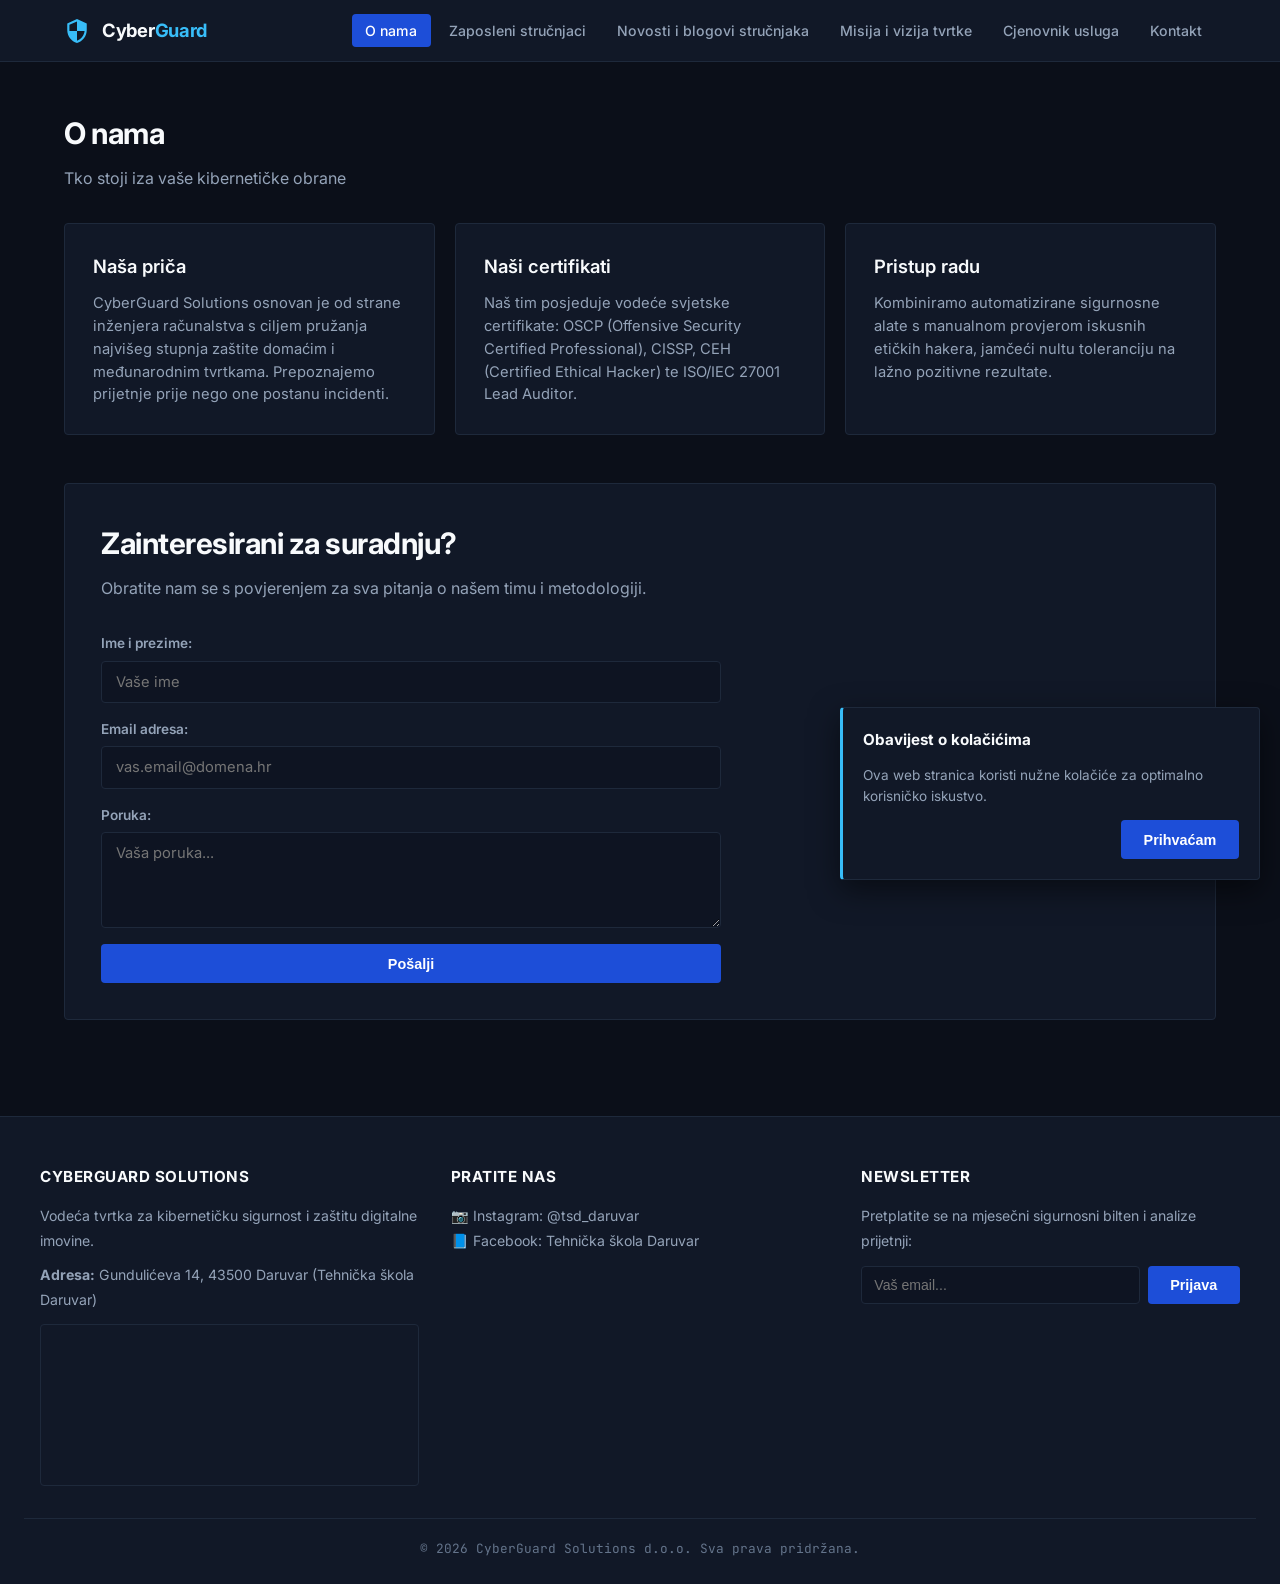
<file: o-nama.html>
<!DOCTYPE html>
<html lang="hr">
<head>
  <meta charset="UTF-8">
  <meta name="viewport" content="width=device-width, initial-scale=1.0">
  <title>O nama | CyberGuard Solutions</title>
  <link rel="stylesheet" href="css/style.css">
</head>
<body>

  <header>
    <div class="header-container">
      <a href="index.html" class="logo-link">
        <svg viewBox="0 0 24 24"><path d="M12 1L3 5v6c0 5.55 3.84 10.74 9 12 5.16-1.26 9-6.45 9-12V5l-9-4zm0 10.99h7c-.53 4.12-3.28 7.79-7 8.94V12H5V6.3l7-3.11v8.8z"/></svg>
        <span>Cyber<span class="logo-highlight">Guard</span></span>
      </a>
      <nav>
        <ul>
          <li><a href="o-nama.html" class="active">O nama</a></li>
          <li><a href="strucnjaci.html">Zaposleni stručnjaci</a></li>
          <li><a href="novosti.html">Novosti i blogovi stručnjaka</a></li>
          <li><a href="misija-vizija.html">Misija i vizija tvrtke</a></li>
          <li><a href="cjenik.html">Cjenovnik usluga</a></li>
          <li><a href="kontakt.html">Kontakt</a></li>
        </ul>
      </nav>
    </div>
  </header>

  <main>
    <h1 class="section-title">O nama</h1>
    <p class="section-subtitle">Tko stoji iza vaše kibernetičke obrane</p>

    <div class="grid-container">
      <div class="card">
        <h3>Naša priča</h3>
        <p>CyberGuard Solutions osnovan je od strane inženjera računalstva s ciljem pružanja najvišeg stupnja zaštite domaćim i međunarodnim tvrtkama. Prepoznajemo prijetnje prije nego one postanu incidenti.</p>
      </div>
      <div class="card">
        <h3>Naši certifikati</h3>
        <p>Naš tim posjeduje vodeće svjetske certifikate: OSCP (Offensive Security Certified Professional), CISSP, CEH (Certified Ethical Hacker) te ISO/IEC 27001 Lead Auditor.</p>
      </div>
      <div class="card">
        <h3>Pristup radu</h3>
        <p>Kombiniramo automatizirane sigurnosne alate s manualnom provjerom iskusnih etičkih hakera, jamčeći nultu toleranciju na lažno pozitivne rezultate.</p>
      </div>
    </div>

    <!-- Kontakt forma prije podnožja -->
    <section class="form-section">
      <h2 class="section-title">Zainteresirani za suradnju?</h2>
      <p class="section-subtitle">Obratite nam se s povjerenjem za sva pitanja o našem timu i metodologiji.</p>
      <form class="contact-form">
        <div class="form-group">
          <label for="name">Ime i prezime:</label>
          <input type="text" id="name" required placeholder="Vaše ime">
        </div>
        <div class="form-group">
          <label for="email">Email adresa:</label>
          <input type="email" id="email" required placeholder="vas.email@domena.hr">
        </div>
        <div class="form-group">
          <label for="message">Poruka:</label>
          <textarea id="message" rows="4" required placeholder="Vaša poruka..."></textarea>
        </div>
        <button type="submit" class="btn">Pošalji</button>
      </form>
    </section>
  </main>

    <!-- Podnožje -->
  <footer>
    <div class="footer-container">
      <div class="footer-col">
        <h4>CyberGuard Solutions</h4>
        <p>Vodeća tvrtka za kibernetičku sigurnost i zaštitu digitalne imovine.</p>
        <p style="margin-top: 0.5rem;">
          <strong>Adresa:</strong> Gundulićeva 14, 43500 Daruvar (Tehnička škola Daruvar)
        </p>
        <div class="footer-map-container">
          <iframe src="https://www.google.com/maps/embed?pb=!1m18!1m12!1m3!1d2791.671725464257!2d17.21841251270514!3d45.597143570955886!2m3!1f0!2f0!3f0!3m2!1i1024!2i768!4f13.1!3m3!1m2!1s0x476798b3c16f69d3%3A0x9ad0d9698a09a02!2sTehni%C4%8Dka%20%C5%A1kola%20Daruvar!5e0!3m2!1shr!2shr!4v1789415130025!5m2!1shr!2shr" style="border:0;" allowfullscreen="" loading="lazy" referrerpolicy="strict-origin-when-cross-origin"></iframe>
        </div>
      </div>

      <div class="footer-col">
        <h4>Pratite nas</h4>
        <p>
          <a href="https://www.instagram.com/tsd_daruvar/" target="_blank" rel="noopener noreferrer">
            📷 Instagram: @tsd_daruvar
          </a>
        </p>
        <p>
          <a href="https://www.facebook.com/tsdaruvar/" target="_blank" rel="noopener noreferrer">
            📘 Facebook: Tehnička škola Daruvar
          </a>
        </p>
      </div>

      <div class="footer-col">
        <h4>Newsletter</h4>
        <p>Pretplatite se na mjesečni sigurnosni bilten i analize prijetnji:</p>
        <form class="newsletter-form">
          <input type="email" placeholder="Vaš email..." required>
          <button type="submit" class="btn">Prijava</button>
        </form>
      </div>
    </div>
    <div class="footer-bottom">
      <p>&copy; 2026 CyberGuard Solutions d.o.o. Sva prava pridržana.</p>
    </div>
  </footer>


  <aside id="cookie-banner" class="cookie-banner">
    <h4>Obavijest o kolačićima</h4>
    <p>Ova web stranica koristi nužne kolačiće za optimalno korisničko iskustvo.</p>
    <div class="cookie-actions">
      <button id="accept-cookies" class="btn">Prihvaćam</button>
    </div>
  </aside>

  <script src="js/script.js"></script>
</body>
</html>
</file>
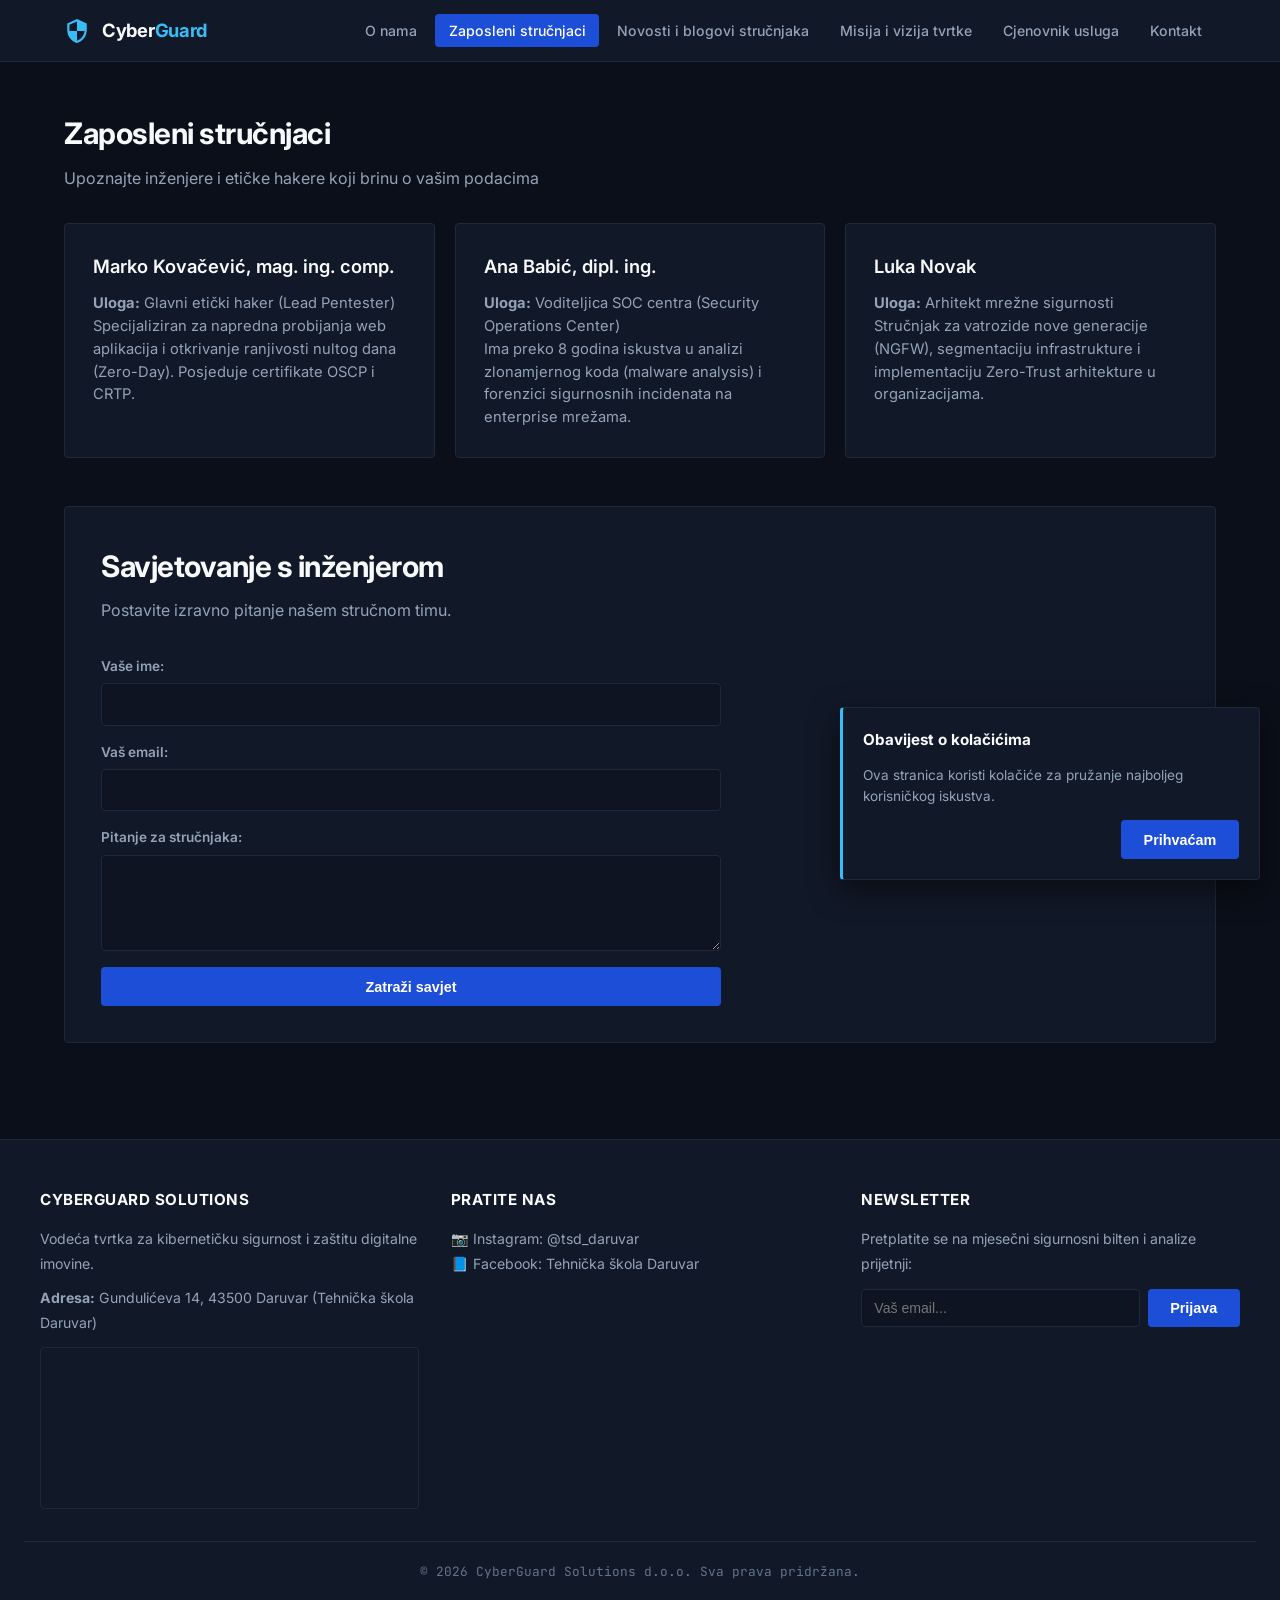
<file: strucnjaci.html>
<!DOCTYPE html>
<html lang="hr">
<head>
  <meta charset="UTF-8">
  <meta name="viewport" content="width=device-width, initial-scale=1.0">
  <title>Zaposleni stručnjaci | CyberGuard Solutions</title>
  <link rel="stylesheet" href="css/style.css">
</head>
<body>

  <header>
    <div class="header-container">
      <a href="index.html" class="logo-link">
        <svg viewBox="0 0 24 24"><path d="M12 1L3 5v6c0 5.55 3.84 10.74 9 12 5.16-1.26 9-6.45 9-12V5l-9-4zm0 10.99h7c-.53 4.12-3.28 7.79-7 8.94V12H5V6.3l7-3.11v8.8z"/></svg>
        <span>Cyber<span class="logo-highlight">Guard</span></span>
      </a>
      <nav>
        <ul>
          <li><a href="o-nama.html">O nama</a></li>
          <li><a href="strucnjaci.html" class="active">Zaposleni stručnjaci</a></li>
          <li><a href="novosti.html">Novosti i blogovi stručnjaka</a></li>
          <li><a href="misija-vizija.html">Misija i vizija tvrtke</a></li>
          <li><a href="cjenik.html">Cjenovnik usluga</a></li>
          <li><a href="kontakt.html">Kontakt</a></li>
        </ul>
      </nav>
    </div>
  </header>

  <main>
    <h1 class="section-title">Zaposleni stručnjaci</h1>
    <p class="section-subtitle">Upoznajte inženjere i etičke hakere koji brinu o vašim podacima</p>

    <div class="grid-container">
      <div class="card">
        <h3>Marko Kovačević, mag. ing. comp.</h3>
        <p><strong>Uloga:</strong> Glavni etički haker (Lead Pentester)</p>
        <p>Specijaliziran za napredna probijanja web aplikacija i otkrivanje ranjivosti nultog dana (Zero-Day). Posjeduje certifikate OSCP i CRTP.</p>
      </div>
      <div class="card">
        <h3>Ana Babić, dipl. ing.</h3>
        <p><strong>Uloga:</strong> Voditeljica SOC centra (Security Operations Center)</p>
        <p>Ima preko 8 godina iskustva u analizi zlonamjernog koda (malware analysis) i forenzici sigurnosnih incidenata na enterprise mrežama.</p>
      </div>
      <div class="card">
        <h3>Luka Novak</h3>
        <p><strong>Uloga:</strong> Arhitekt mrežne sigurnosti</p>
        <p>Stručnjak za vatrozide nove generacije (NGFW), segmentaciju infrastrukture i implementaciju Zero-Trust arhitekture u organizacijama.</p>
      </div>
    </div>

    <!-- Kontakt forma prije podnožja -->
    <section class="form-section">
      <h2 class="section-title">Savjetovanje s inženjerom</h2>
      <p class="section-subtitle">Postavite izravno pitanje našem stručnom timu.</p>
      <form class="contact-form">
        <div class="form-group">
          <label for="name">Vaše ime:</label>
          <input type="text" id="name" required>
        </div>
        <div class="form-group">
          <label for="email">Vaš email:</label>
          <input type="email" id="email" required>
        </div>
        <div class="form-group">
          <label for="message">Pitanje za stručnjaka:</label>
          <textarea id="message" rows="4" required></textarea>
        </div>
        <button type="submit" class="btn">Zatraži savjet</button>
      </form>
    </section>
  </main>

    <!-- Podnožje -->
  <footer>
    <div class="footer-container">
      <div class="footer-col">
        <h4>CyberGuard Solutions</h4>
        <p>Vodeća tvrtka za kibernetičku sigurnost i zaštitu digitalne imovine.</p>
        <p style="margin-top: 0.5rem;">
          <strong>Adresa:</strong> Gundulićeva 14, 43500 Daruvar (Tehnička škola Daruvar)
        </p>
        <div class="footer-map-container">
          <iframe src="https://www.google.com/maps/embed?pb=!1m18!1m12!1m3!1d2791.671725464257!2d17.21841251270514!3d45.597143570955886!2m3!1f0!2f0!3f0!3m2!1i1024!2i768!4f13.1!3m3!1m2!1s0x476798b3c16f69d3%3A0x9ad0d9698a09a02!2sTehni%C4%8Dka%20%C5%A1kola%20Daruvar!5e0!3m2!1shr!2shr!4v1789415130025!5m2!1shr!2shr" style="border:0;" allowfullscreen="" loading="lazy" referrerpolicy="strict-origin-when-cross-origin"></iframe>
        </div>
      </div>

      <div class="footer-col">
        <h4>Pratite nas</h4>
        <p>
          <a href="https://www.instagram.com/tsd_daruvar/" target="_blank" rel="noopener noreferrer">
            📷 Instagram: @tsd_daruvar
          </a>
        </p>
        <p>
          <a href="https://www.facebook.com/tsdaruvar/" target="_blank" rel="noopener noreferrer">
            📘 Facebook: Tehnička škola Daruvar
          </a>
        </p>
      </div>

      <div class="footer-col">
        <h4>Newsletter</h4>
        <p>Pretplatite se na mjesečni sigurnosni bilten i analize prijetnji:</p>
        <form class="newsletter-form">
          <input type="email" placeholder="Vaš email..." required>
          <button type="submit" class="btn">Prijava</button>
        </form>
      </div>
    </div>
    <div class="footer-bottom">
      <p>&copy; 2026 CyberGuard Solutions d.o.o. Sva prava pridržana.</p>
    </div>
  </footer>


  <aside id="cookie-banner" class="cookie-banner">
    <h4>Obavijest o kolačićima</h4>
    <p>Ova stranica koristi kolačiće za pružanje najboljeg korisničkog iskustva.</p>
    <div class="cookie-actions">
      <button id="accept-cookies" class="btn">Prihvaćam</button>
    </div>
  </aside>

  <script src="js/script.js"></script>
</body>
</html>
</file>
<file: css/style.css>
@import url('https://fonts.googleapis.com/css2?family=Inter:wght@400;500;600;700&family=JetBrains+Mono:wght@400;500;700&display=swap');

:root {
  /* Stroga enterprise paleta: tamni ugljen, duboki škriljevac i precizna signalno plava */
  --bg-primary: #0b0f19;
  --bg-surface: #111827;
  --bg-surface-elevated: #1a2234;
  --bg-input: #0e1422;

  --accent-primary: #1d4ed8;       /* Duboka industrijska plava */
  --accent-highlight: #38bdf8;     /* Tehnička plava za detalje i linkove */
  --accent-border: #1e293b;

  --text-primary: #f8fafc;
  --text-secondary: #94a3b8;
  --text-muted: #64748b;

  --font-sans: 'Inter', -apple-system, BlinkMacSystemFont, 'Segoe UI', Roboto, sans-serif;
  --font-mono: 'JetBrains Mono', Consolas, monospace;
}

* {
  box-sizing: border-box;
  margin: 0;
  padding: 0;
}

body {
  font-family: var(--font-sans);
  background-color: var(--bg-primary);
  color: var(--text-primary);
  line-height: 1.6;
  display: flex;
  flex-direction: column;
  min-height: 100vh;
  -webkit-font-smoothing: antialiased;
}

/* 1. Header i navigacija - čist, čistokrvan enterprise layout */
header {
  background-color: var(--bg-surface);
  border-bottom: 1px solid var(--accent-border);
  position: sticky;
  top: 0;
  z-index: 100;
}

.header-container {
  max-width: 1200px;
  margin: 0 auto;
  display: flex;
  justify-content: space-between;
  align-items: center;
  padding: 1rem 1.5rem;
}

.logo-link {
  display: flex;
  align-items: center;
  gap: 0.75rem;
  text-decoration: none;
  color: var(--text-primary);
  font-weight: 700;
  font-size: 1.15rem;
  letter-spacing: -0.3px;
}

.logo-link svg {
  width: 26px;
  height: 26px;
  fill: var(--accent-highlight);
}

.logo-highlight {
  color: var(--accent-highlight);
}

nav ul {
  display: flex;
  list-style: none;
  gap: 0.25rem;
  flex-wrap: wrap;
}

nav a {
  text-decoration: none;
  color: var(--text-secondary);
  font-weight: 500;
  font-size: 0.88rem;
  padding: 0.5rem 0.85rem;
  border-radius: 4px;
  transition: color 0.15s ease, background-color 0.15s ease;
}

nav a:hover {
  color: var(--text-primary);
  background-color: var(--accent-border);
}

nav a.active {
  color: #ffffff;
  background-color: var(--accent-primary);
}

/* 2. Glavni raspored */
main {
  flex: 1;
  max-width: 1200px;
  width: 100%;
  margin: 0 auto;
  padding: 3rem 1.5rem;
}

.section-title {
  font-size: 1.85rem;
  font-weight: 700;
  color: var(--text-primary);
  margin-bottom: 0.5rem;
  letter-spacing: -0.5px;
}

.section-subtitle {
  color: var(--text-secondary);
  margin-bottom: 2rem;
  font-size: 1rem;
}

/* 3. Hero sekcija - fokusirana i ozbiljna, bez šarenih balona */
.hero {
  background-color: var(--bg-surface);
  border: 1px solid var(--accent-border);
  border-left: 4px solid var(--accent-highlight);
  border-radius: 4px;
  padding: 3.5rem 2.5rem;
  margin-bottom: 3.5rem;
}

.hero h1 {
  font-size: 2.3rem;
  font-weight: 700;
  line-height: 1.25;
  margin-bottom: 1rem;
  color: var(--text-primary);
  letter-spacing: -0.6px;
}

.hero p {
  font-size: 1.05rem;
  color: var(--text-secondary);
  max-width: 750px;
  margin-bottom: 1.75rem;
}

/* 4. Gumbi */
.btn {
  display: inline-flex;
  align-items: center;
  justify-content: center;
  background-color: var(--accent-primary);
  color: #ffffff;
  padding: 0.65rem 1.35rem;
  font-weight: 600;
  font-size: 0.9rem;
  border-radius: 4px;
  text-decoration: none;
  border: 1px solid transparent;
  cursor: pointer;
  transition: background-color 0.15s ease, border-color 0.15s ease;
}

.btn:hover {
  background-color: #1e40af;
  border-color: var(--accent-highlight);
}

/* 5. Kartice - ravni rubovi i precizni obrubi */
.grid-container {
  display: grid;
  grid-template-columns: repeat(auto-fit, minmax(320px, 1fr));
  gap: 1.25rem;
  margin-bottom: 3rem;
}

.card {
  background-color: var(--bg-surface);
  border: 1px solid var(--accent-border);
  border-radius: 4px;
  padding: 1.75rem;
  transition: border-color 0.2s ease, background-color 0.2s ease;
}

.card:hover {
  border-color: var(--text-muted);
  background-color: var(--bg-surface-elevated);
}

.card h3 {
  color: var(--text-primary);
  margin-bottom: 0.65rem;
  font-size: 1.15rem;
  font-weight: 600;
}

.card p {
  color: var(--text-secondary);
  font-size: 0.92rem;
  line-height: 1.55;
}

.card small {
  font-family: var(--font-mono);
  font-size: 0.8rem;
  color: var(--accent-highlight) !important;
}

/* 6. Forme */
.form-section {
  background-color: var(--bg-surface);
  border: 1px solid var(--accent-border);
  border-radius: 4px;
  padding: 2.25rem;
  margin-bottom: 3rem;
}

.contact-form {
  display: grid;
  gap: 1rem;
  max-width: 620px;
}

.form-group {
  display: flex;
  flex-direction: column;
  gap: 0.35rem;
}

.form-group label {
  font-size: 0.85rem;
  font-weight: 600;
  color: var(--text-secondary);
}

.form-group input,
.form-group textarea,
.form-group select {
  background-color: var(--bg-input);
  border: 1px solid var(--accent-border);
  border-radius: 4px;
  padding: 0.7rem 0.9rem;
  color: var(--text-primary);
  font-family: inherit;
  font-size: 0.92rem;
  transition: border-color 0.15s ease;
}

.form-group input:focus,
.form-group textarea:focus,
.form-group select:focus {
  outline: none;
  border-color: var(--accent-highlight);
}

/* 7. Cjenik kartice */
.price-card {
  border-top: 3px solid var(--accent-highlight);
  display: flex;
  flex-direction: column;
}

.price-tag {
  font-size: 2rem;
  font-weight: 700;
  color: var(--text-primary);
  margin: 1rem 0;
  font-family: var(--font-mono);
}

.price-card ul {
  list-style: none;
  margin: 1.25rem 0 1.75rem;
  text-align: left;
  flex: 1;
}

.price-card li {
  padding: 0.45rem 0;
  border-bottom: 1px solid var(--accent-border);
  color: var(--text-secondary);
  font-size: 0.88rem;
  display: flex;
  align-items: center;
  gap: 0.5rem;
}

.price-card li::before {
  content: "→";
  color: var(--accent-highlight);
  font-family: var(--font-mono);
}

/* 8. Karta */
.map-container,
.footer-map-container {
  border: 1px solid var(--accent-border);
  border-radius: 4px;
  overflow: hidden;
  margin-top: 0.75rem;
}

.map-container iframe {
  width: 100% !important;
  height: 360px !important;
  display: block;
}

.footer-map-container iframe {
  width: 100% !important;
  height: 160px !important;
  display: block;
}

/* 9. Podnožje */
footer {
  background-color: var(--bg-surface);
  border-top: 1px solid var(--accent-border);
  padding: 3rem 1.5rem 1.5rem;
  margin-top: auto;
}

.footer-container {
  max-width: 1200px;
  margin: 0 auto;
  display: grid;
  grid-template-columns: repeat(auto-fit, minmax(260px, 1fr));
  gap: 2rem;
  margin-bottom: 2rem;
}

.footer-col h4 {
  color: var(--text-primary);
  margin-bottom: 0.85rem;
  font-size: 0.95rem;
  font-weight: 700;
  text-transform: uppercase;
  letter-spacing: 0.5px;
}

.footer-col p,
.footer-col a {
  color: var(--text-secondary);
  font-size: 0.88rem;
  text-decoration: none;
  line-height: 1.8;
}

.footer-col a:hover {
  color: var(--accent-highlight);
  text-decoration: underline;
}

.newsletter-form {
  display: flex;
  gap: 0.5rem;
  margin-top: 0.75rem;
}

.newsletter-form input {
  background-color: var(--bg-input);
  border: 1px solid var(--accent-border);
  border-radius: 4px;
  padding: 0.6rem 0.75rem;
  color: var(--text-primary);
  flex: 1;
  font-size: 0.88rem;
}

.newsletter-form input:focus {
  outline: none;
  border-color: var(--accent-highlight);
}

.footer-bottom {
  border-top: 1px solid var(--accent-border);
  padding-top: 1.25rem;
  text-align: center;
  font-size: 0.8rem;
  color: var(--text-muted);
  font-family: var(--font-mono);
}

/* 10. Kolačići */
.cookie-banner {
  position: fixed;
  bottom: 1.25rem;
  right: 1.25rem;
  max-width: 420px;
  background-color: var(--bg-surface);
  border: 1px solid var(--accent-border);
  border-left: 3px solid var(--accent-highlight);
  padding: 1.25rem;
  border-radius: 4px;
  box-shadow: 0 10px 30px rgba(0, 0, 0, 0.5);
  z-index: 1000;
  display: flex;
  flex-direction: column;
  gap: 0.75rem;
}

.cookie-banner h4 {
  font-size: 0.95rem;
  color: var(--text-primary);
}

.cookie-banner p {
  font-size: 0.85rem;
  color: var(--text-secondary);
}

.cookie-actions {
  display: flex;
  justify-content: flex-end;
}

.hidden {
  display: none !important;
}

/* Responzivnost */
@media (max-width: 768px) {
  .header-container {
    flex-direction: column;
    align-items: flex-start;
    gap: 1rem;
  }
  .hero {
    padding: 2rem 1.25rem;
  }
  .hero h1 {
    font-size: 1.75rem;
  }
}
</file>
